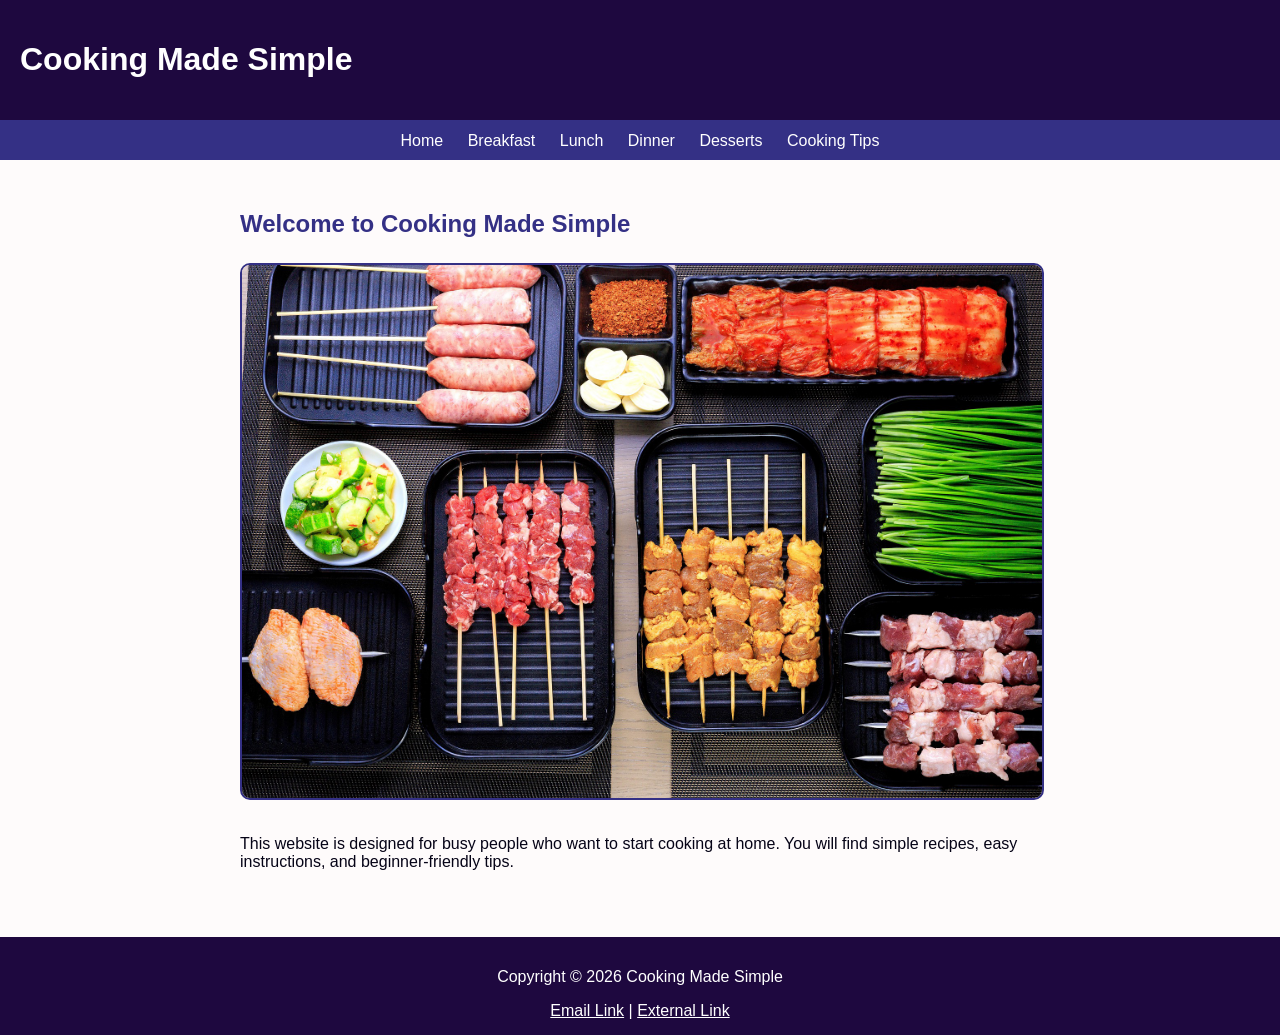
<file: index.html>
<!DOCTYPE html>
<html lang="en">
<head>
    <!-- Google tag (gtag.js) -->
<script async src="https://www.googletagmanager.com/gtag/js?id=G-NMPMDQWNCV"></script>
<script>
  window.dataLayer = window.dataLayer || [];
  function gtag(){dataLayer.push(arguments);}
  gtag('js', new Date());

  gtag('config', 'G-NMPMDQWNCV');
</script>

    <meta charset="UTF-8">
    <meta name="viewport" content="width=device-width, initial-scale=1.0">
    <meta name="description" content="Cooking Made Simple provides easy, affordable recipes for busy students including breakfast, lunch, dinner, desserts, and cooking tips.">
    <title>Cooking Made Simple | Home</title>
    <link rel="stylesheet" href="style.css">
</head>

<body>
<header>
    <h1>Cooking Made Simple</h1>
</header>

<nav>
    <a href="index.html">Home</a>
    <a href="breakfast.html">Breakfast</a>
    <a href="lunch.html">Lunch</a>
    <a href="dinner.html">Dinner</a>
    <a href="desserts.html">Desserts</a>
    <a href="tips.html">Cooking Tips</a>
</nav>
<main>
    <h2>Welcome to Cooking Made Simple</h2>

    <img src="homephoto.jpg" alt="Food image">

    <p>
        This website is designed for busy people who want to start cooking at home.
        You will find simple recipes, easy instructions, and beginner-friendly tips.
    </p>

</main>

<footer>
    <p>Copyright © 2026 Cooking Made Simple</p>
    <a href="mailto:test@email.com">Email Link</a> |
    <a href="https://www.allrecipes.com" target="_blank">External Link</a>
</footer>

</body>
</html>
</file>
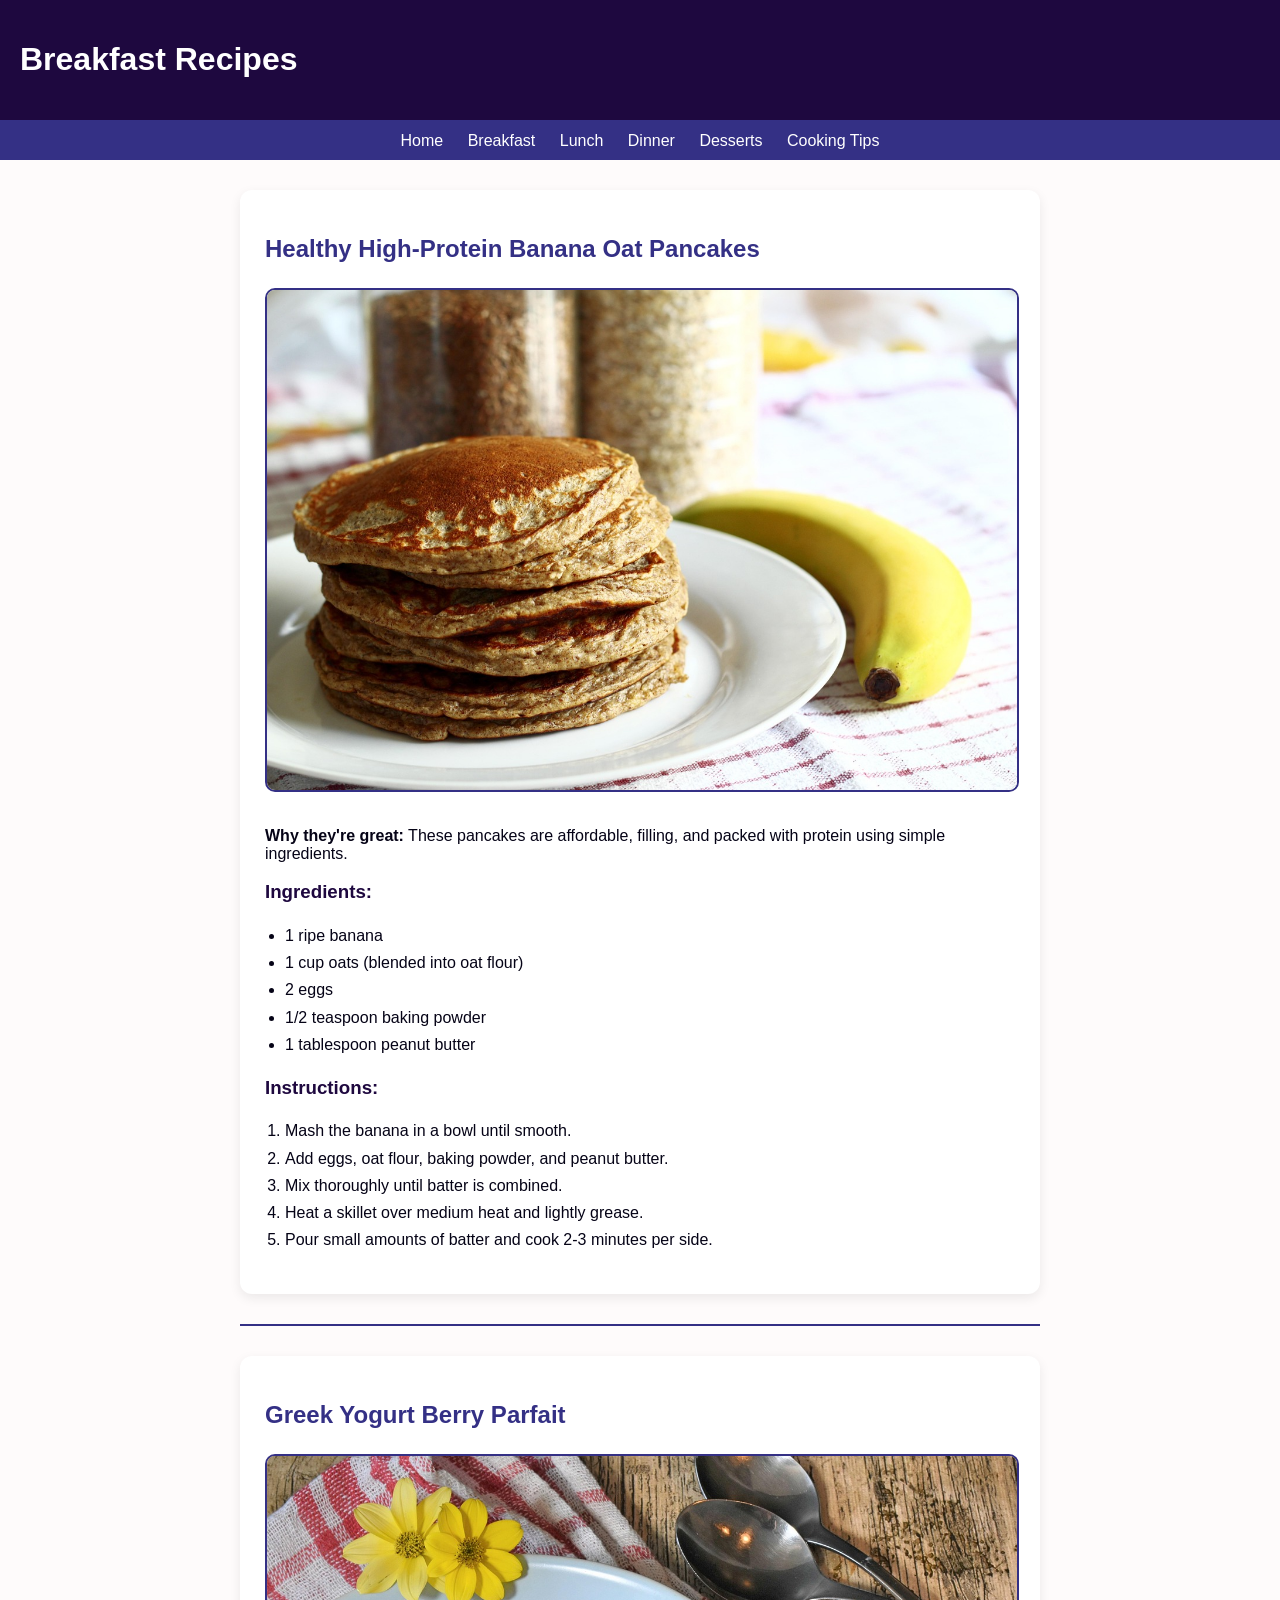
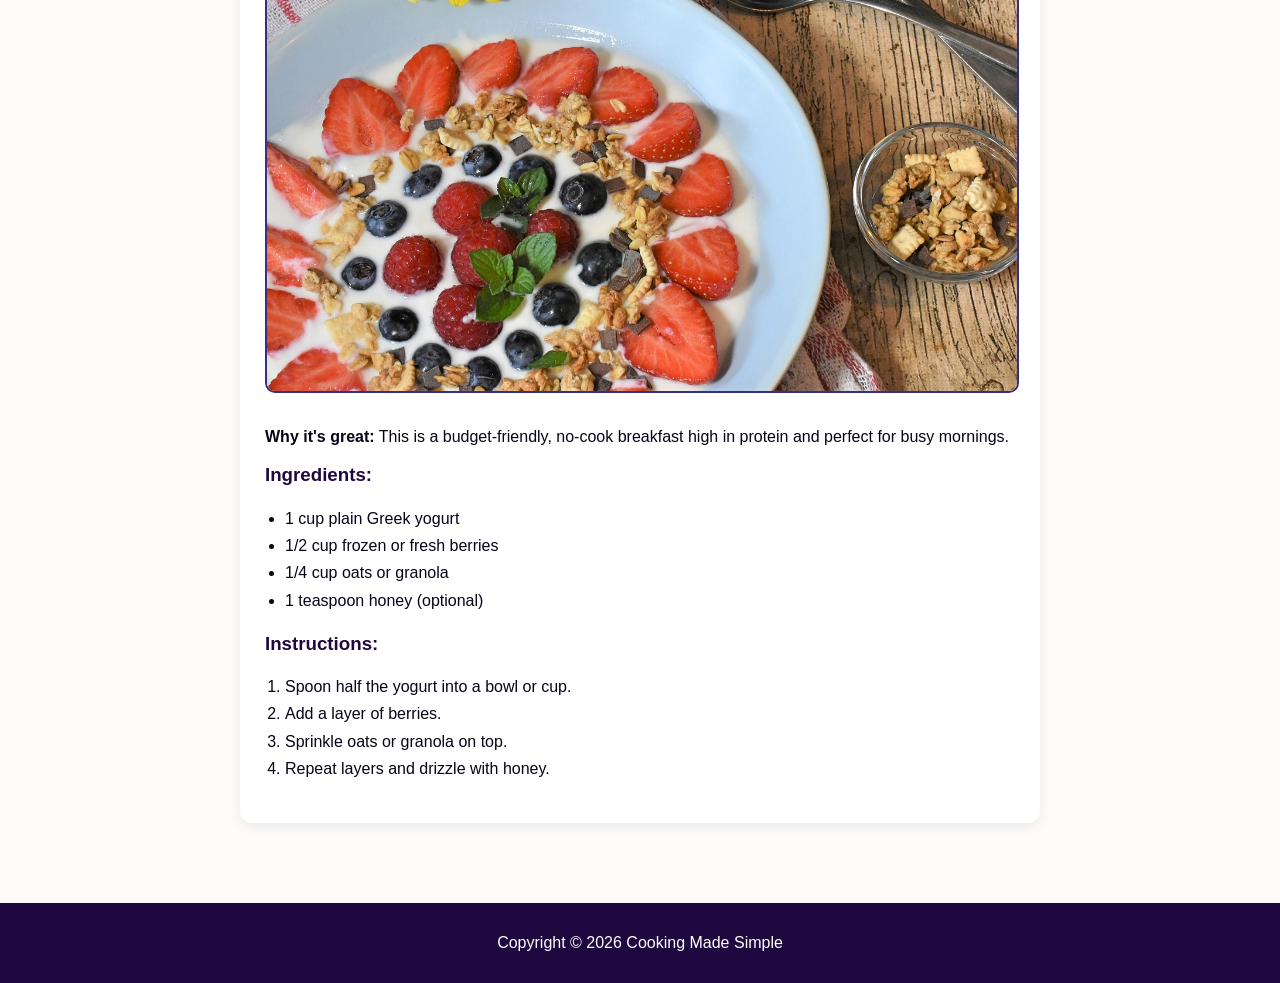
<file: breakfast.html>
<!DOCTYPE html>
<html lang="en">
    <head>
        <meta charset="UTF-8">
        <meta name="viewport" content="width=device-width, initial-scale=1.0">
        <meta name="description" content="Healthy and affordable breakfast recipes including high-protein pancakes and Greek yogurt parfaits.">
        <title>Cooking Made Simple | Breakfast Recipes</title>
        <link rel="stylesheet" href="style.css">
    </head>
    <body>
    <header>
        <h1>Breakfast Recipes</h1>
    </header>

    <nav>
        <a href="index.html">Home</a>
        <a href="breakfast.html">Breakfast</a>
        <a href="lunch.html">Lunch</a>
        <a href="dinner.html">Dinner</a>
        <a href="desserts.html">Desserts</a>
        <a href="tips.html">Cooking Tips</a>
    </nav>

    <main>

        <section>
            <h2>Healthy High-Protein Banana Oat Pancakes</h2>
            <img src="bananapancakes.jpg" alt="banana pancakes">

            <p><strong>Why they're great:</strong> These pancakes are affordable, filling, and packed with protein using simple ingredients.</p>

            <h3>Ingredients:</h3>
            <ul>
                <li>1 ripe banana</li>
                <li>1 cup oats (blended into oat flour)</li>
                <li>2 eggs</li>
                <li>1/2 teaspoon baking powder</li>
                <li>1 tablespoon peanut butter</li>
            </ul>

            <h3>Instructions:</h3>
            <ol>
                <li>Mash the banana in a bowl until smooth.</li>
                <li>Add eggs, oat flour, baking powder, and peanut butter.</li>
                <li>Mix thoroughly until batter is combined.</li>
                <li>Heat a skillet over medium heat and lightly grease.</li>
                <li>Pour small amounts of batter and cook 2-3 minutes per side.</li>
            </ol>
        </section>

        <hr>

        <section>
            <h2>Greek Yogurt Berry Parfait</h2>
            <img src="greekyogurt.jpg" alt="Greek yogurt">

            <p><strong>Why it's great:</strong> This is a budget-friendly, no-cook breakfast high in protein and perfect for busy mornings.</p>

            <h3>Ingredients:</h3>
            <ul>
                <li>1 cup plain Greek yogurt</li>
                <li>1/2 cup frozen or fresh berries</li>
                <li>1/4 cup oats or granola</li>
                <li>1 teaspoon honey (optional)</li>
            </ul>

            <h3>Instructions:</h3>
            <ol>
                <li>Spoon half the yogurt into a bowl or cup.</li>
                <li>Add a layer of berries.</li>
                <li>Sprinkle oats or granola on top.</li>
                <li>Repeat layers and drizzle with honey.</li>
            </ol>
        </section>

    </main>

    <footer>
        <p>Copyright © 2026 Cooking Made Simple</p>
    </footer>

    </body>
</html>
</file>
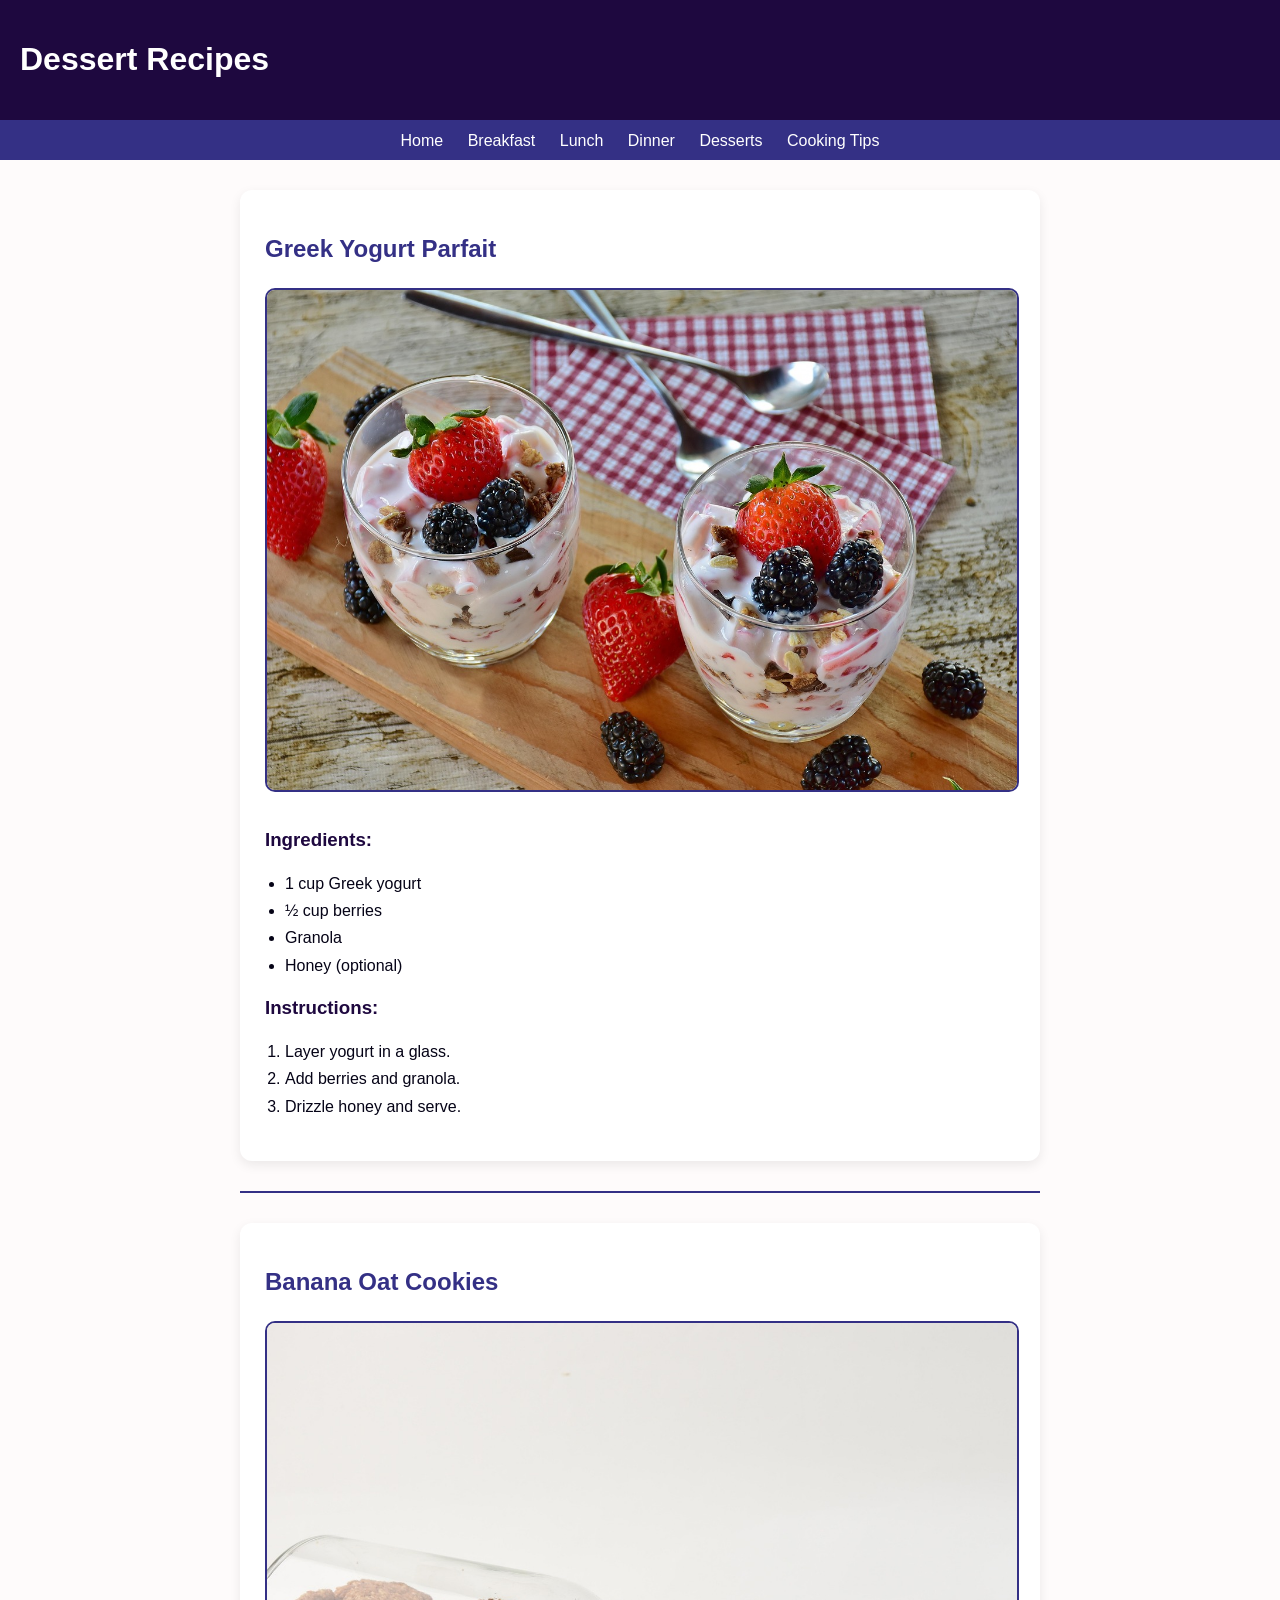
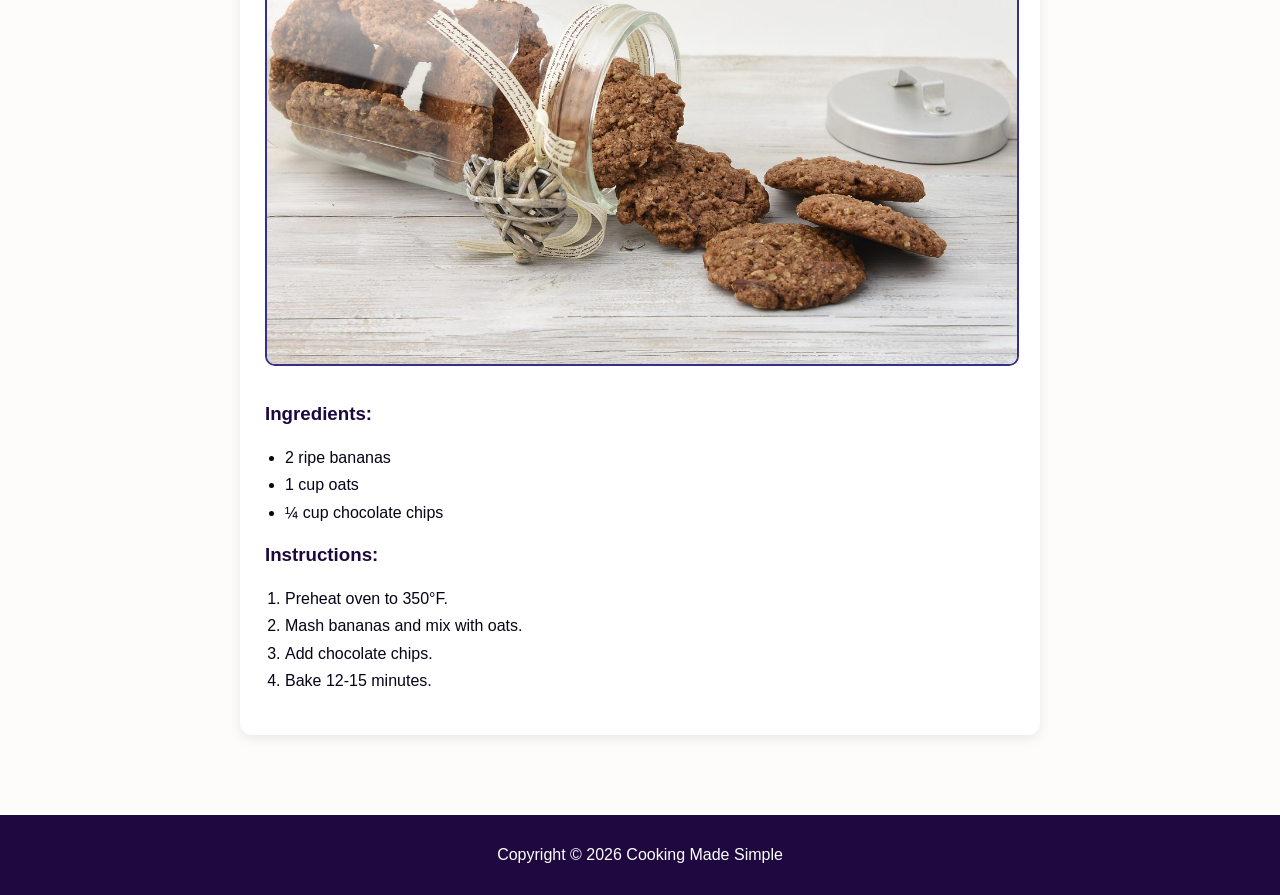
<file: desserts.html>
<!DOCTYPE html>
<html lang="en">
<head>
    <meta charset="UTF-8">
    <meta name="viewport" content="width=device-width, initial-scale=1.0">
    <meta name="description" content="Healthy dessert recipes including Greek yogurt parfaits and banana oat cookies for busy people.">
    <title>Cooking Made Simple | Dessert Recipes</title>
    <link rel="stylesheet" href="style.css">
</head>
<body>

<header>
    <h1>Dessert Recipes</h1>
</header>

<nav>
    <a href="index.html">Home</a>
    <a href="breakfast.html">Breakfast</a>
    <a href="lunch.html">Lunch</a>
    <a href="dinner.html">Dinner</a>
    <a href="desserts.html">Desserts</a>
    <a href="tips.html">Cooking Tips</a>
</nav>

<main>

<section>
    <h2>Greek Yogurt Parfait</h2>
    <img src="yogurt.jpg" alt="Greek yogurt parfait with berries">

    <h3>Ingredients:</h3>
    <ul>
        <li>1 cup Greek yogurt</li>
        <li>½ cup berries</li>
        <li>Granola</li>
        <li>Honey (optional)</li>
    </ul>

    <h3>Instructions:</h3>
    <ol>
        <li>Layer yogurt in a glass.</li>
        <li>Add berries and granola.</li>
        <li>Drizzle honey and serve.</li>
    </ol>
</section>

<hr>

<section>
    <h2>Banana Oat Cookies</h2>
    <img src="cookies.jpg" alt="Banana oat cookies on tray">

    <h3>Ingredients:</h3>
    <ul>
        <li>2 ripe bananas</li>
        <li>1 cup oats</li>
        <li>¼ cup chocolate chips</li>
    </ul>

    <h3>Instructions:</h3>
    <ol>
        <li>Preheat oven to 350°F.</li>
        <li>Mash bananas and mix with oats.</li>
        <li>Add chocolate chips.</li>
        <li>Bake 12-15 minutes.</li>
    </ol>
</section>

</main>

<footer>
    <p>Copyright © 2026 Cooking Made Simple</p>
</footer>

</body>
</html>
</file>
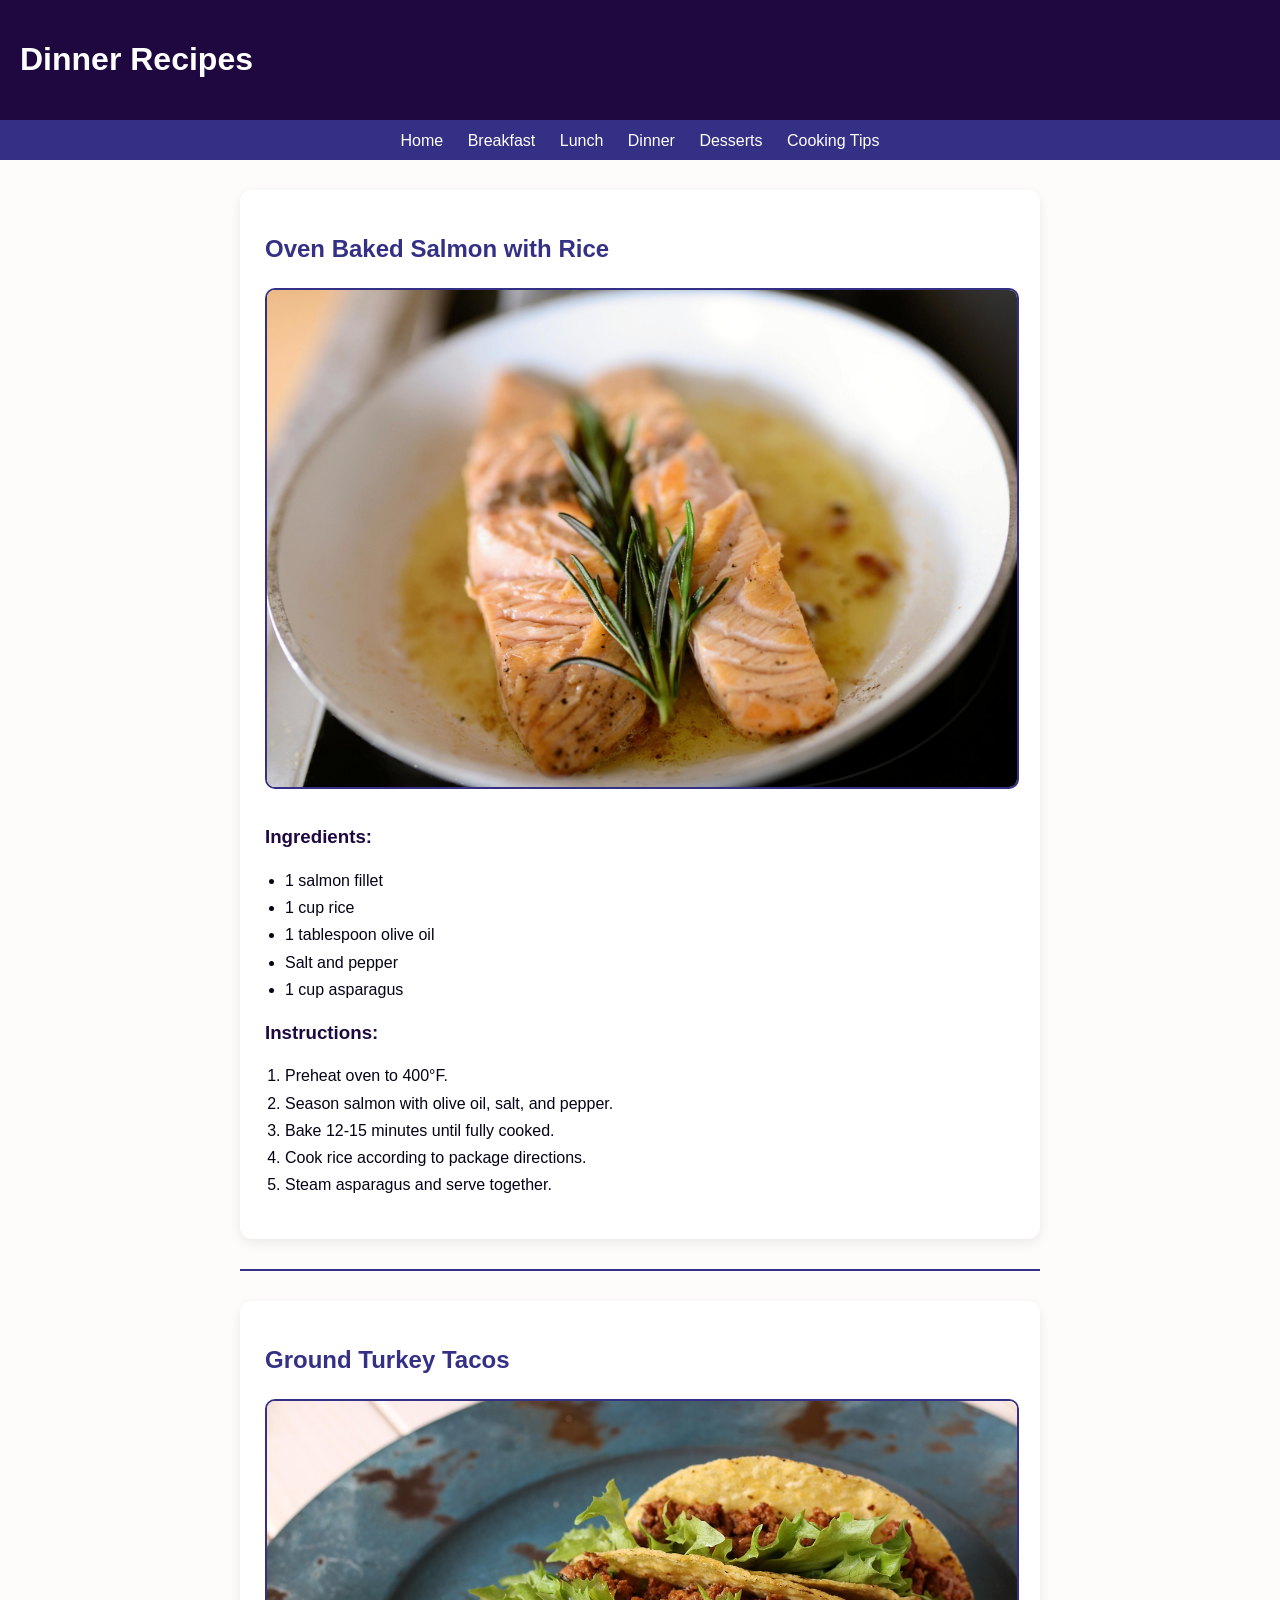
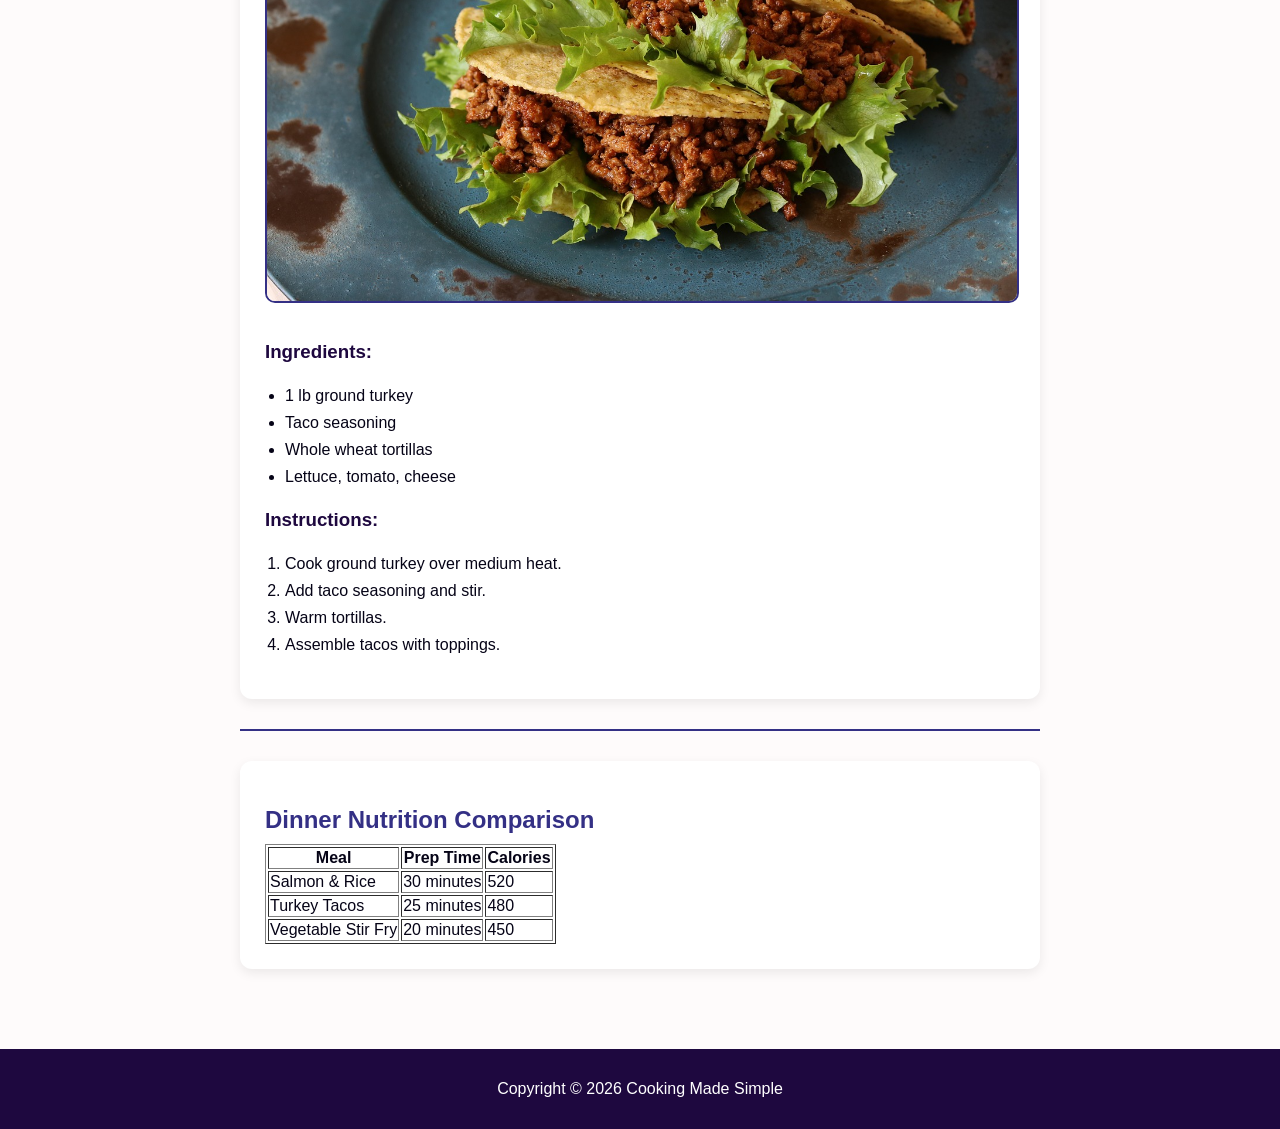
<file: dinner.html>
<!DOCTYPE html>
<html lang="en">

<head>
    <meta charset="UTF-8">
    <meta name="viewport" content="width=device-width, initial-scale=1.0">
    <meta name="description" content="Healthy dinner ideas including oven baked salmon and ground turkey tacos for busy people.">
    <title>Cooking Made Simple | Dinner Recipes</title>
    <link rel="stylesheet" href="style.css">
</head>
<body>

<header>
    <h1>Dinner Recipes</h1>
</header>

<nav>
    <a href="index.html">Home</a>
    <a href="breakfast.html">Breakfast</a>
    <a href="lunch.html">Lunch</a>
    <a href="dinner.html">Dinner</a>
    <a href="desserts.html">Desserts</a>
    <a href="tips.html">Cooking Tips</a>
</nav>
<main>

<section>
    <h2>Oven Baked Salmon with Rice</h2>
    <img src="salmon.jpg" alt="Oven baked salmon with rice">

    <h3>Ingredients:</h3>
    <ul>
        <li>1 salmon fillet</li>
        <li>1 cup rice</li>
        <li>1 tablespoon olive oil</li>
        <li>Salt and pepper</li>
        <li>1 cup asparagus</li>
    </ul>

    <h3>Instructions:</h3>
    <ol>
        <li>Preheat oven to 400°F.</li>
        <li>Season salmon with olive oil, salt, and pepper.</li>
        <li>Bake 12-15 minutes until fully cooked.</li>
        <li>Cook rice according to package directions.</li>
        <li>Steam asparagus and serve together.</li>
    </ol>
</section>

<hr>

<section>
    <h2>Ground Turkey Tacos</h2>
    <img src="taco.jpg" alt="Ground turkey tacos with toppings">

    <h3>Ingredients:</h3>
    <ul>
        <li>1 lb ground turkey</li>
        <li>Taco seasoning</li>
        <li>Whole wheat tortillas</li>
        <li>Lettuce, tomato, cheese</li>
    </ul>

    <h3>Instructions:</h3>
    <ol>
        <li>Cook ground turkey over medium heat.</li>
        <li>Add taco seasoning and stir.</li>
        <li>Warm tortillas.</li>
        <li>Assemble tacos with toppings.</li>
    </ol>
</section>

<hr>

<section>
    <h2>Dinner Nutrition Comparison</h2>

    <table border="1">
        <tr>
            <th>Meal</th>
            <th>Prep Time</th>
            <th>Calories</th>
        </tr>
        <tr>
            <td>Salmon & Rice</td>
            <td>30 minutes</td>
            <td>520</td>
        </tr>
        <tr>
            <td>Turkey Tacos</td>
            <td>25 minutes</td>
            <td>480</td>
        </tr>
        <tr>
            <td>Vegetable Stir Fry</td>
            <td>20 minutes</td>
            <td>450</td>
        </tr>
    </table>
</section>

</main>

<footer>
    <p>Copyright © 2026 Cooking Made Simple</p>
</footer>

</body>
</html>
</file>
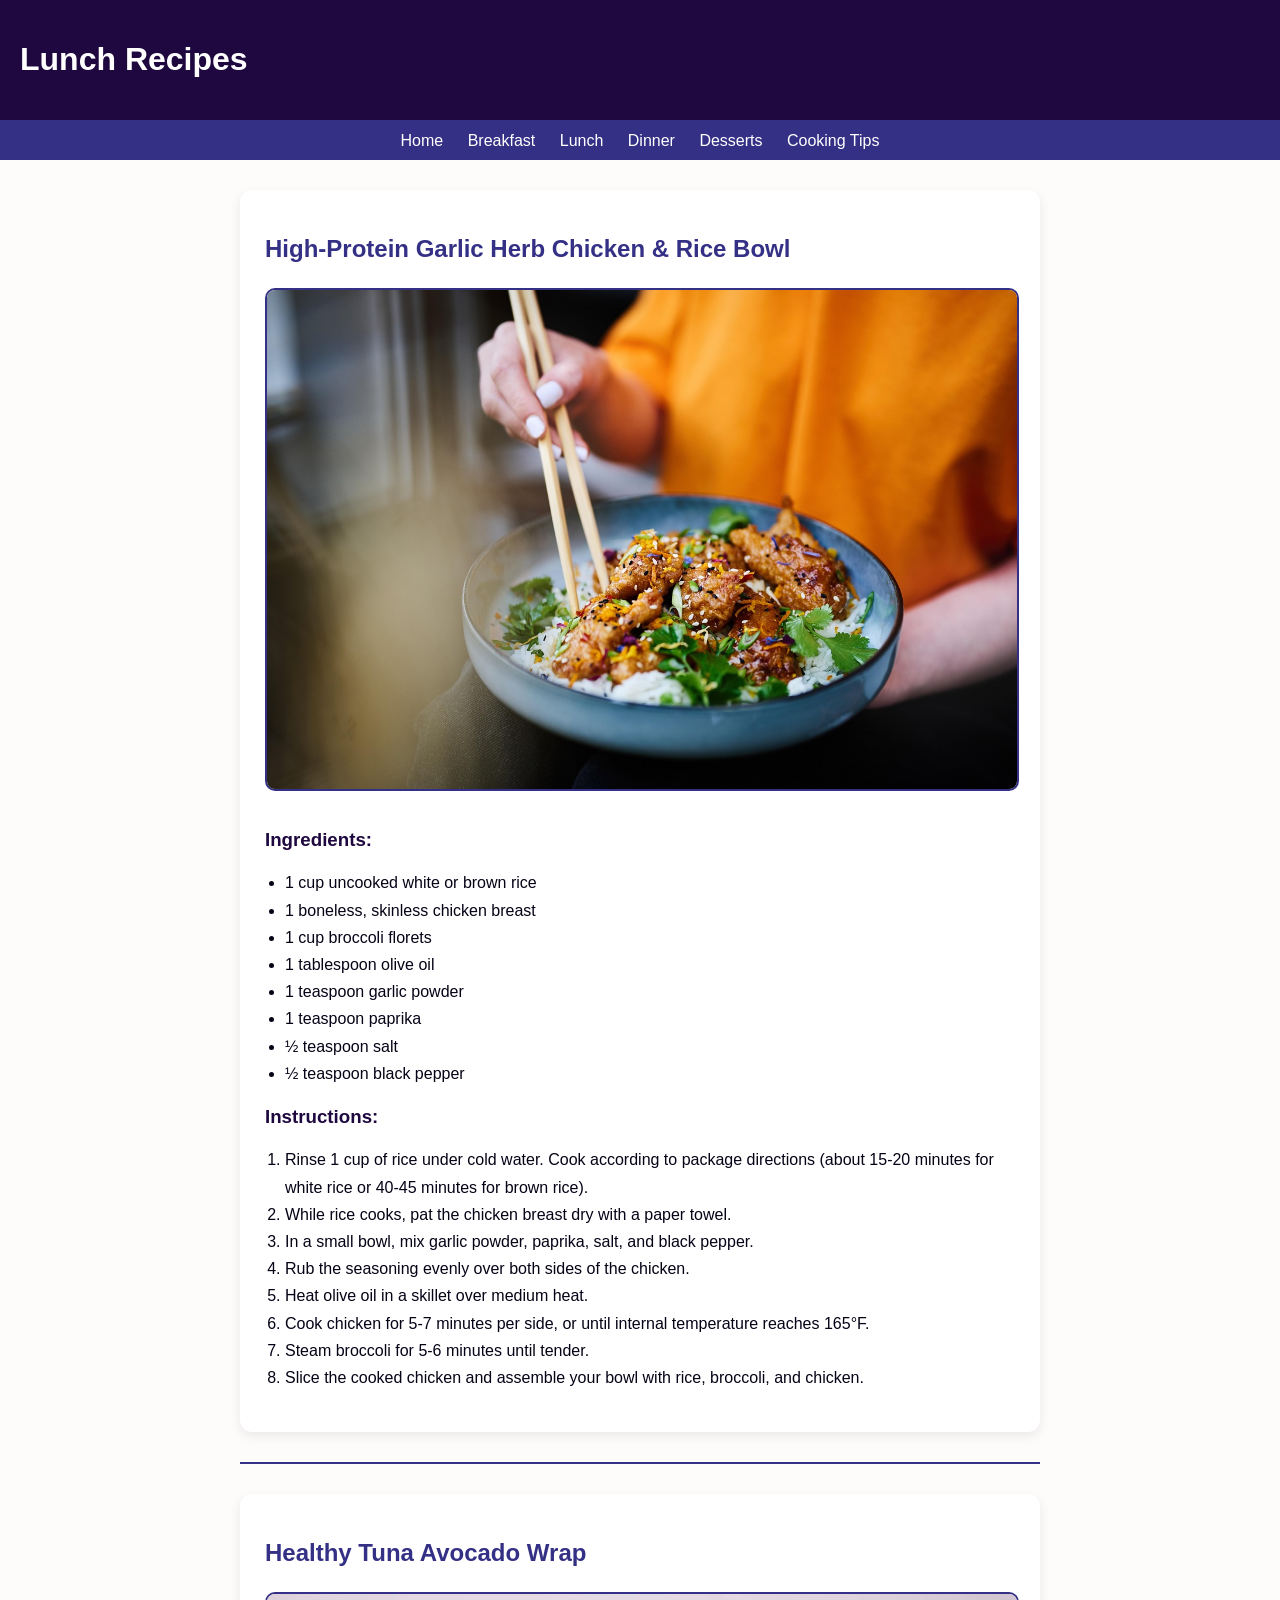
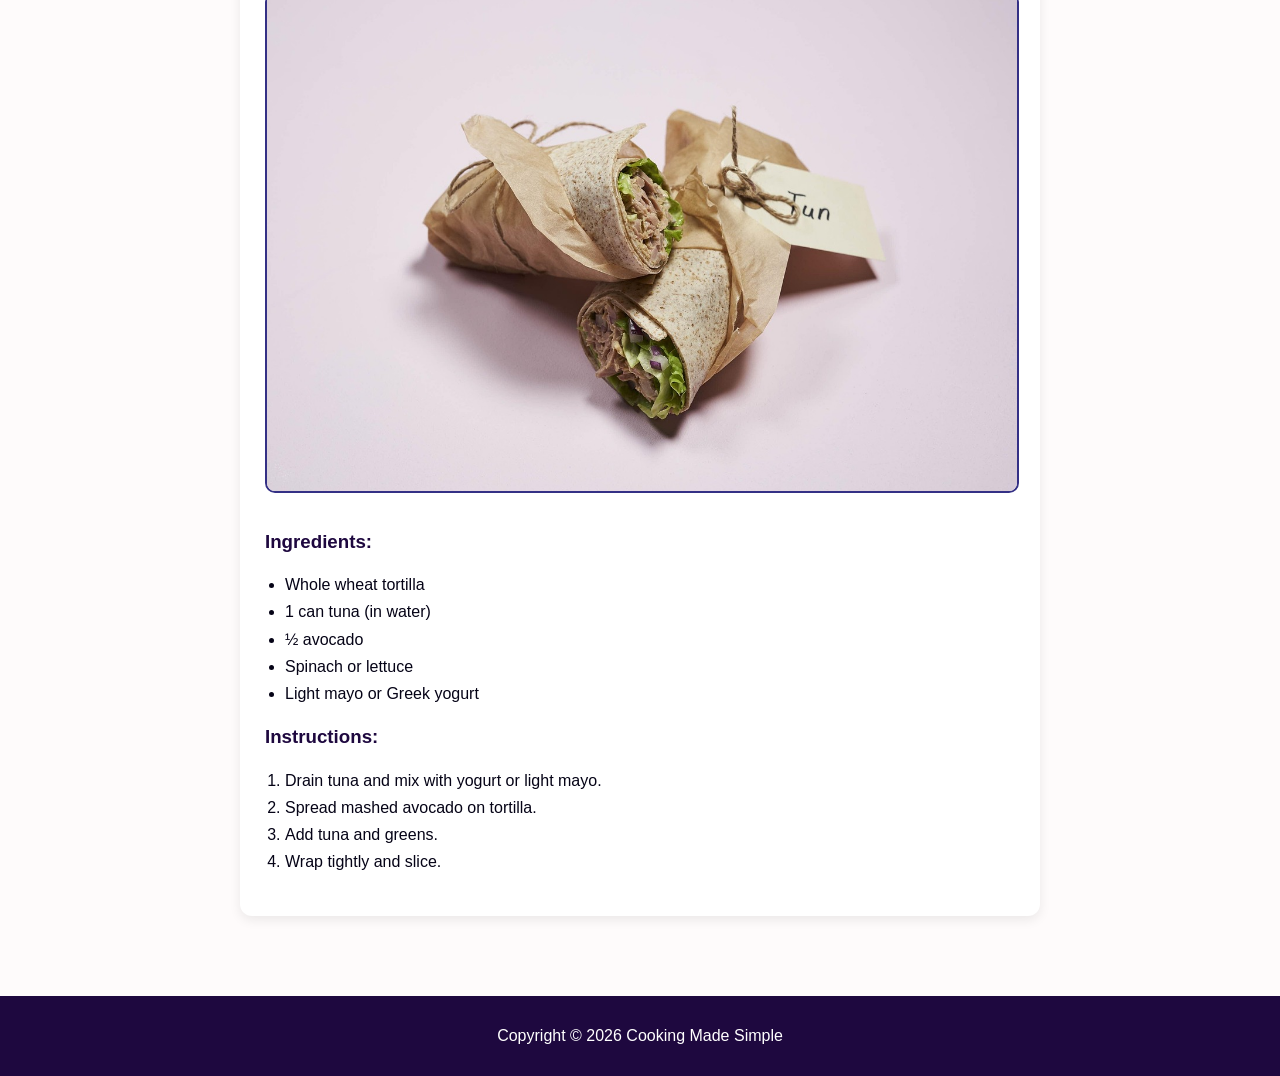
<file: lunch.html>
<!DOCTYPE html>
<html lang="en">
<head>
    <meta charset="UTF-8">
    <meta name="viewport" content="width=device-width, initial-scale=1.0">
    <meta name="description" content="Healthy lunch ideas including high-protein chicken bowls and tuna avocado wraps for busy people.">
    <title>Cooking Made Simple | Lunch Recipes</title>
    <link rel="stylesheet" href="style.css">
</head>
<body>

<header>
    <h1>Lunch Recipes</h1>
</header>

<nav>
    <a href="index.html">Home</a>
    <a href="breakfast.html">Breakfast</a>
    <a href="lunch.html">Lunch</a>
    <a href="dinner.html">Dinner</a>
    <a href="desserts.html">Desserts</a>
    <a href="tips.html">Cooking Tips</a>
</nav>

<main>

   <section>
        <h2>High-Protein Garlic Herb Chicken & Rice Bowl</h2>
        <img src="chickenandrice.jpg" alt="Garlic herb chicken rice bowl">

        <h3>Ingredients:</h3>
        <ul>
            <li>1 cup uncooked white or brown rice</li>
            <li>1 boneless, skinless chicken breast</li>
            <li>1 cup broccoli florets</li>
            <li>1 tablespoon olive oil</li>
            <li>1 teaspoon garlic powder</li>
            <li>1 teaspoon paprika</li>
            <li>½ teaspoon salt</li>
            <li>½ teaspoon black pepper</li>
        </ul>

        <h3>Instructions:</h3>
        <ol>
            <li>Rinse 1 cup of rice under cold water. Cook according to package directions (about 15-20 minutes for white rice or 40-45 minutes for brown rice).</li>
            <li>While rice cooks, pat the chicken breast dry with a paper towel.</li>
            <li>In a small bowl, mix garlic powder, paprika, salt, and black pepper.</li>
            <li>Rub the seasoning evenly over both sides of the chicken.</li>
            <li>Heat olive oil in a skillet over medium heat.</li>
            <li>Cook chicken for 5-7 minutes per side, or until internal temperature reaches 165°F.</li>
            <li>Steam broccoli for 5-6 minutes until tender.</li>
            <li>Slice the cooked chicken and assemble your bowl with rice, broccoli, and chicken.</li>
        </ol>
    </section>

    <hr>

    <section>
        <h2>Healthy Tuna Avocado Wrap</h2>
        <img src="tuna.jpg" alt="Tuna avocado wrap">

        <h3>Ingredients:</h3>
        <ul>
            <li>Whole wheat tortilla</li>
            <li>1 can tuna (in water)</li>
            <li>½ avocado</li>
            <li>Spinach or lettuce</li>
            <li>Light mayo or Greek yogurt</li>
        </ul>

        <h3>Instructions:</h3>
        <ol>
            <li>Drain tuna and mix with yogurt or light mayo.</li>
            <li>Spread mashed avocado on tortilla.</li>
            <li>Add tuna and greens.</li>
            <li>Wrap tightly and slice.</li>
        </ol>
    </section>

</main>

<footer>
    <p>Copyright © 2026 Cooking Made Simple</p>
</footer>

</body>
</html>
</file>
<file: style.css>
:root {
    --text: #050316;
    --background: #fefbfb;
    --primary: #1e083f;
    --secondary: #343085;
    --accent: #5e257f;
}
body {
    font-family: Arial, sans-serif;
    margin: 0;
    background-color: var(--background);
    color: var(--text);
}
header {
    background-color: var(--primary);
    color: white;
    padding: 20px;
    display: flex;
    align-items: center;
    border-bottom: 2px solid var(--secondary);
}
.logo {
    width: 80px;
    height: 40px;
    border: 1px solid white;
    text-align: center;
    line-height: 40px;
    margin-right: 20px;
}
nav {
    background-color: var(--secondary);
    padding: 10px;
    text-align: center;
}
nav a {
    margin: 0 10px;
    text-decoration: none;
    color: white;
}
main {
    padding: 20px;
    max-width: 800px;
    margin: auto;
    background-color: var(--background);
}
main img {
    width: 100%;
    margin: 15px 0;
    border: 2px solid var(--secondary);
}
.feedback {
    margin-top: 20px;
    border-top: 2px solid var(--accent);
    padding-top: 15px;
}
form input,
form textarea {
    width: 100%;
    margin-bottom: 10px;
    padding: 8px;
    border: 1px solid var(--secondary);
}
button {
    padding: 8px 16px;
    background-color: var(--accent);
    color: white;
    border: none;
    cursor: pointer;
}
footer {
    background-color: var(--primary);
    color: white;
    text-align: center;
    padding: 15px;
    margin-top: 20px;
}
footer a {
    color: #ffffff;
}
hr {
    margin: 30px 0;
    border: 1px solid var(--secondary);
}

h3 {
    color: var(--primary);
}
section {
    background-color: #ffffff;
    padding: 25px;
    margin-bottom: 30px;
    border-radius: 12px;
    box-shadow: 0px 4px 12px rgba(0, 0, 0, 0.08);
}
h2 {
    color: var(--secondary);
    margin-bottom: 10px;
}
ul, ol {
    line-height: 1.7;
    padding-left: 20px;
}
main img {
    border-radius: 10px;
}
nav a:hover {
    color: var(--accent);
    text-decoration: underline;
}
main {
    padding: 30px;
}
</file>
